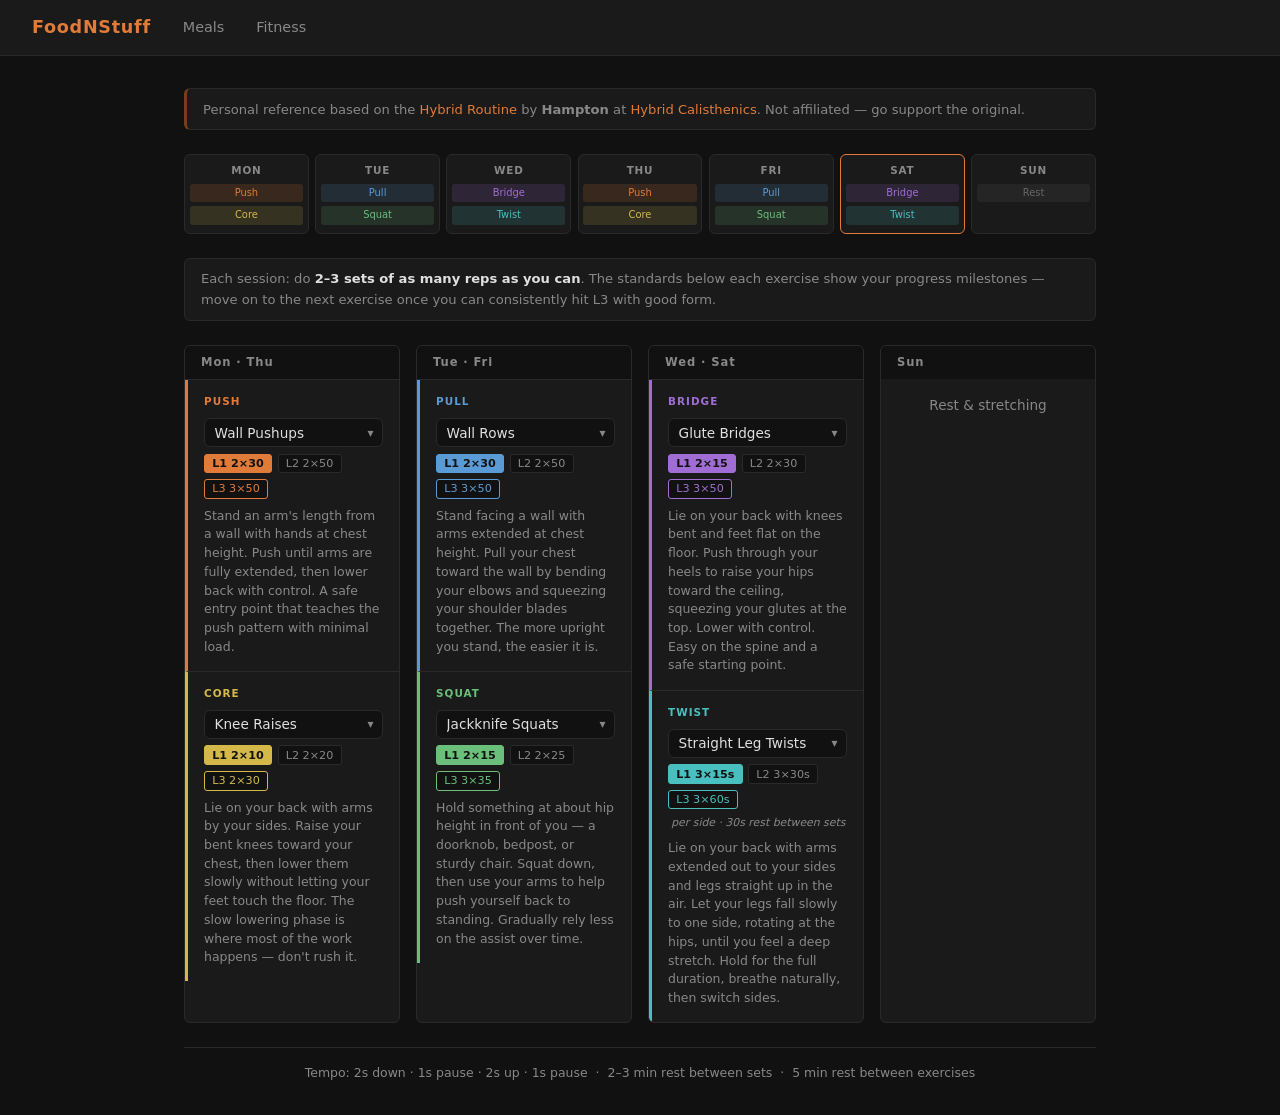
<file: web/fitness.html>
<!DOCTYPE html>
<html lang="en">
<head>
  <meta charset="UTF-8">
  <meta name="viewport" content="width=device-width, initial-scale=1.0">
  <title>Fitness – FoodNStuff</title>
  <link rel="icon" type="image/svg+xml" href="favicon.svg">
  <link rel="stylesheet" href="style.css">
</head>
<body>
  <header>
    <h1>FoodNStuff</h1>
    <a href="./">Meals</a>
    <a href="fitness.html">Fitness</a>
  </header>

  <main>
    <div class="attribution-note">
      Personal reference based on the <a href="https://www.hybridcalisthenics.com/routine" target="_blank" rel="noopener">Hybrid Routine</a>
      by <strong>Hampton</strong> at <a href="https://www.hybridcalisthenics.com" target="_blank" rel="noopener">Hybrid Calisthenics</a>.
      Not affiliated — go support the original.
    </div>

    <div class="week-strip">
      <div class="ws-day">
        <div class="ws-name">MON</div>
        <div class="ws-tag tag-push">Push</div>
        <div class="ws-tag tag-core">Core</div>
      </div>
      <div class="ws-day">
        <div class="ws-name">TUE</div>
        <div class="ws-tag tag-pull">Pull</div>
        <div class="ws-tag tag-squat">Squat</div>
      </div>
      <div class="ws-day">
        <div class="ws-name">WED</div>
        <div class="ws-tag tag-bridge">Bridge</div>
        <div class="ws-tag tag-twist">Twist</div>
      </div>
      <div class="ws-day">
        <div class="ws-name">THU</div>
        <div class="ws-tag tag-push">Push</div>
        <div class="ws-tag tag-core">Core</div>
      </div>
      <div class="ws-day">
        <div class="ws-name">FRI</div>
        <div class="ws-tag tag-pull">Pull</div>
        <div class="ws-tag tag-squat">Squat</div>
      </div>
      <div class="ws-day">
        <div class="ws-name">SAT</div>
        <div class="ws-tag tag-bridge">Bridge</div>
        <div class="ws-tag tag-twist">Twist</div>
      </div>
      <div class="ws-day">
        <div class="ws-name">SUN</div>
        <div class="ws-tag tag-rest">Rest</div>
      </div>
    </div>

    <p class="routine-protocol">
      Each session: do <strong>2–3 sets of as many reps as you can</strong>.
      The standards below each exercise show your progress milestones —
      move on to the next exercise once you can consistently hit L3 with good form.
    </p>

    <div class="schedule-grid" id="schedule"></div>

    <p class="routine-tempo">
      Tempo: 2s down · 1s pause · 2s up · 1s pause &nbsp;·&nbsp;
      2–3 min rest between sets &nbsp;·&nbsp; 5 min rest between exercises
    </p>
  </main>

  <script src="js/fitness.js"></script>
</body>
</html>
</file>
<file: web/style.css>
/* ── Reset & Base ─────────────────────────────────────────── */
*, *::before, *::after { box-sizing: border-box; margin: 0; padding: 0; }

:root {
  --bg:        #111111;
  --surface:   #1a1a1a;
  --border:    #2a2a2a;
  --text:      #e0e0e0;
  --muted:     #888888;
  --accent:    #e07b39;
  --accent-dim:#7a3d18;
  --danger:    #e05555;
  --radius:    6px;
  --font:      'Inter', system-ui, sans-serif;
}

html { font-size: 16px; }

body {
  background: var(--bg);
  color: var(--text);
  font-family: var(--font);
  line-height: 1.5;
  min-height: 100vh;
}

a { color: var(--accent); text-decoration: none; }
a:hover { text-decoration: underline; }

/* ── Layout ───────────────────────────────────────────────── */
header {
  background: var(--surface);
  border-bottom: 1px solid var(--border);
  padding: 0 2rem;
  display: flex;
  align-items: center;
  gap: 2rem;
  height: 56px;
}

header h1 {
  font-size: 1.1rem;
  font-weight: 600;
  letter-spacing: 0.04em;
  color: var(--accent);
}

header a {
  font-size: 0.9rem;
  color: var(--muted);
}
header a:hover { color: var(--text); text-decoration: none; }

main {
  max-width: 960px;
  margin: 0 auto;
  padding: 2rem 1.5rem;
}

/* ── Filter Bar ───────────────────────────────────────────── */
.filter-bar {
  display: flex;
  gap: 0.5rem;
  margin-bottom: 2rem;
  flex-wrap: wrap;
}

.filter-bar button {
  background: var(--surface);
  border: 1px solid var(--border);
  color: var(--muted);
  padding: 0.35rem 1rem;
  border-radius: 20px;
  font-size: 0.85rem;
  cursor: pointer;
  transition: all 0.15s;
}
.filter-bar button:hover { border-color: var(--accent); color: var(--text); }
.filter-bar button.active {
  background: var(--accent);
  border-color: var(--accent);
  color: #111;
  font-weight: 600;
}

/* ── Meal Grid ────────────────────────────────────────────── */
#meal-grid {
  display: grid;
  grid-template-columns: repeat(auto-fill, minmax(260px, 1fr));
  gap: 1rem;
}

.meal-card {
  background: var(--surface);
  border: 1px solid var(--border);
  border-radius: var(--radius);
  padding: 1.25rem;
  cursor: pointer;
  transition: border-color 0.15s, transform 0.1s;
  text-decoration: none;
  display: block;
  color: var(--text);
}
.meal-card:hover {
  border-color: var(--accent);
  transform: translateY(-1px);
  text-decoration: none;
}

.meal-card .category-tag {
  font-size: 0.7rem;
  text-transform: uppercase;
  letter-spacing: 0.08em;
  color: var(--muted);
  margin-bottom: 0.4rem;
}
.meal-card h2 { font-size: 1rem; font-weight: 600; margin-bottom: 0.3rem; }
.meal-card .description { font-size: 0.82rem; color: var(--muted); margin-bottom: 0.8rem; line-height: 1.4; }
.meal-card .kcal {
  font-size: 1.25rem;
  font-weight: 700;
  color: var(--accent);
}
.meal-card .kcal span { font-size: 0.8rem; font-weight: 400; color: var(--muted); }

/* ── Loading / Error ──────────────────────────────────────── */
.status-msg {
  color: var(--muted);
  font-size: 0.9rem;
  padding: 2rem 0;
}
.status-msg.error { color: var(--danger); }

/* ── Meal Detail Page ─────────────────────────────────────── */
.back-link {
  display: inline-flex;
  align-items: center;
  gap: 0.4rem;
  color: var(--muted);
  font-size: 0.85rem;
  margin-bottom: 1.5rem;
}
.back-link:hover { color: var(--text); text-decoration: none; }

.meal-header { margin-bottom: 2rem; }
.meal-header .category-tag {
  font-size: 0.72rem;
  text-transform: uppercase;
  letter-spacing: 0.08em;
  color: var(--muted);
  margin-bottom: 0.4rem;
}
.meal-header h1 { font-size: 1.8rem; font-weight: 700; margin-bottom: 0.5rem; }
.meal-header .description { color: var(--muted); max-width: 600px; }

/* ── Sections ─────────────────────────────────────────────── */
.section { margin-bottom: 2.5rem; }
.section h2 {
  font-size: 0.75rem;
  text-transform: uppercase;
  letter-spacing: 0.1em;
  color: var(--muted);
  margin-bottom: 1rem;
  padding-bottom: 0.5rem;
  border-bottom: 1px solid var(--border);
}

.section-header {
  display: flex;
  align-items: center;
  justify-content: space-between;
  margin-bottom: 1rem;
  padding-bottom: 0.5rem;
  border-bottom: 1px solid var(--border);
}
.section-header h2 {
  margin-bottom: 0;
  padding-bottom: 0;
  border-bottom: none;
}

.copy-btn {
  background: var(--surface);
  border: 1px solid var(--border);
  color: var(--muted);
  padding: 0.25rem 0.75rem;
  border-radius: var(--radius);
  font-size: 0.78rem;
  cursor: pointer;
  transition: all 0.12s;
  white-space: nowrap;
}
.copy-btn:hover { border-color: var(--accent); color: var(--text); }
.copy-btn.copied {
  border-color: var(--accent);
  color: var(--accent);
}

/* ── Ingredient Table ─────────────────────────────────────── */
table {
  width: 100%;
  border-collapse: collapse;
  font-size: 0.9rem;
}
th {
  text-align: left;
  padding: 0.5rem 0.75rem;
  font-size: 0.75rem;
  text-transform: uppercase;
  letter-spacing: 0.06em;
  color: var(--muted);
  border-bottom: 1px solid var(--border);
}
td {
  padding: 0.6rem 0.75rem;
  border-bottom: 1px solid var(--border);
}
tr:last-child td { border-bottom: none; }
.td-right { text-align: right; font-variant-numeric: tabular-nums; }
.td-muted  { color: var(--muted); }
.td-accent { color: var(--accent); }

tfoot td {
  font-weight: 700;
  border-top: 1px solid var(--accent-dim);
  padding-top: 0.75rem;
}
tfoot .kcal-total { color: var(--accent); font-size: 1.1rem; }

.prep-summary {
  margin-top: 0.6rem;
  font-size: 0.82rem;
  color: var(--muted);
  text-align: right;
}

/* ── Scaler Block ─────────────────────────────────────────── */
.scaler-block {
  background: var(--surface);
  border: 1px solid var(--border);
  border-radius: var(--radius);
  padding: 1.25rem;
  display: flex;
  flex-direction: column;
  gap: 1rem;
}

.scaler-row {
  display: flex;
  align-items: center;
  gap: 1rem;
  flex-wrap: wrap;
}

.scaler-label {
  font-size: 0.82rem;
  color: var(--muted);
  min-width: 140px;
}

.scaler-controls {
  display: flex;
  align-items: center;
  gap: 0.4rem;
  flex-wrap: wrap;
}

.scaler-unit {
  font-size: 0.82rem;
  color: var(--muted);
  margin-left: 0.2rem;
}

/* ── Preset Buttons ───────────────────────────────────────── */
.preset-btn {
  background: var(--bg);
  border: 1px solid var(--border);
  color: var(--muted);
  padding: 0.3rem 0.7rem;
  border-radius: var(--radius);
  font-size: 0.85rem;
  cursor: pointer;
  transition: all 0.12s;
}
.preset-btn:hover { border-color: var(--accent); color: var(--text); }
.preset-btn.active {
  background: var(--accent);
  border-color: var(--accent);
  color: #111;
  font-weight: 600;
}

.preset-input {
  background: var(--bg);
  border: 1px solid var(--border);
  color: var(--text);
  padding: 0.3rem 0.6rem;
  border-radius: var(--radius);
  font-size: 0.85rem;
  width: 72px;
}
.preset-input:focus {
  outline: none;
  border-color: var(--accent);
}

/* ── Steps ────────────────────────────────────────────────── */
ol.steps {
  padding-left: 1.2rem;
  display: flex;
  flex-direction: column;
  gap: 0.6rem;
}
ol.steps li { font-size: 0.9rem; line-height: 1.6; }

/* ── Notes ────────────────────────────────────────────────── */
.notes-box {
  background: var(--surface);
  border-left: 3px solid var(--accent-dim);
  padding: 0.75rem 1rem;
  border-radius: 0 var(--radius) var(--radius) 0;
  font-size: 0.875rem;
  color: var(--muted);
  line-height: 1.6;
}

/* ── Responsive ───────────────────────────────────────────── */
@media (max-width: 600px) {
  header { padding: 0 1rem; }
  main { padding: 1.5rem 1rem; }
  .meal-header h1 { font-size: 1.4rem; }
}

/* ── Fitness Page ─────────────────────────────────────────── */
.attribution-note {
  background: var(--surface);
  border: 1px solid var(--border);
  border-left: 3px solid var(--accent-dim);
  border-radius: var(--radius);
  padding: 0.6rem 1rem;
  font-size: 0.82rem;
  color: var(--muted);
  line-height: 1.6;
  margin-bottom: 1.5rem;
}

/* Week strip */
.week-strip {
  display: grid;
  grid-template-columns: repeat(7, 1fr);
  gap: 0.4rem;
  margin-bottom: 1.5rem;
}

.ws-day {
  background: var(--surface);
  border: 1px solid var(--border);
  border-radius: var(--radius);
  padding: 0.5rem 0.3rem;
  display: flex;
  flex-direction: column;
  align-items: center;
  gap: 0.25rem;
  transition: border-color 0.15s;
}

.ws-day.ws-today { border-color: var(--accent); }

.ws-name {
  font-size: 0.65rem;
  font-weight: 700;
  letter-spacing: 0.08em;
  color: var(--muted);
  margin-bottom: 0.1rem;
}

.ws-tag {
  font-size: 0.62rem;
  padding: 0.1rem 0.3rem;
  border-radius: 3px;
  font-weight: 500;
  width: 100%;
  text-align: center;
}

/* Movement colour variables */
.tag-push   { --mc: #e07b39; }
.tag-pull   { --mc: #5b9bd5; }
.tag-squat  { --mc: #6abf7b; }
.tag-core   { --mc: #d4b94a; }
.tag-bridge { --mc: #a06dd4; }
.tag-twist  { --mc: #4abfbf; }
.tag-rest   { --mc: #666666; }

.ws-tag.tag-push   { background: rgba(224,123, 57,0.15); color: #e07b39; }
.ws-tag.tag-pull   { background: rgba( 91,155,213,0.15); color: #5b9bd5; }
.ws-tag.tag-squat  { background: rgba(106,191,123,0.15); color: #6abf7b; }
.ws-tag.tag-core   { background: rgba(212,185, 74,0.15); color: #d4b94a; }
.ws-tag.tag-bridge { background: rgba(160,109,212,0.15); color: #a06dd4; }
.ws-tag.tag-twist  { background: rgba( 74,191,191,0.15); color: #4abfbf; }
.ws-tag.tag-rest   { background: rgba(102,102,102,0.15); color: #666; }

/* Schedule grid */
.schedule-grid {
  display: grid;
  grid-template-columns: repeat(4, 1fr);
  gap: 1rem;
  margin-bottom: 1.5rem;
}

.day-col {
  background: var(--surface);
  border: 1px solid var(--border);
  border-radius: var(--radius);
  overflow: hidden;
}

.day-col-header {
  background: var(--bg);
  border-bottom: 1px solid var(--border);
  padding: 0.5rem 1rem;
  font-size: 0.72rem;
  font-weight: 700;
  letter-spacing: 0.08em;
  color: var(--muted);
}

.ex-block {
  padding: 0.9rem 1rem;
  border-left: 3px solid var(--mc, var(--accent));
}

.ex-block + .ex-block {
  border-top: 1px solid var(--border);
}

.ex-block-label {
  font-size: 0.65rem;
  font-weight: 700;
  letter-spacing: 0.1em;
  color: var(--mc, var(--accent));
  margin-bottom: 0.5rem;
}

/* Select dropdown */
.ex-select-wrapper {
  position: relative;
  margin-bottom: 0.4rem;
}

.ex-select-wrapper::after {
  content: '▾';
  position: absolute;
  right: 0.6rem;
  top: 50%;
  transform: translateY(-50%);
  color: var(--muted);
  pointer-events: none;
  font-size: 0.75rem;
}

.ex-select {
  appearance: none;
  -webkit-appearance: none;
  background: var(--bg);
  border: 1px solid var(--border);
  color: var(--text);
  padding: 0.35rem 1.8rem 0.35rem 0.6rem;
  border-radius: var(--radius);
  font-size: 0.85rem;
  font-family: var(--font);
  width: 100%;
  cursor: pointer;
  transition: border-color 0.12s;
}

.ex-select:hover  { border-color: var(--mc, var(--accent)); }
.ex-select:focus  { outline: none; border-color: var(--mc, var(--accent)); }

.ex-desc {
  font-size: 0.78rem;
  color: var(--muted);
  line-height: 1.5;
}

/* Rest column */
.day-col--rest .day-col-header { border-bottom: none; }

.rest-block {
  padding: 1rem;
  font-size: 0.85rem;
  color: var(--muted);
  text-align: center;
}

/* Standards badges */
.ex-standards {
  display: flex;
  align-items: center;
  gap: 0.35rem;
  margin-bottom: 0.5rem;
  flex-wrap: wrap;
}

.std-badge {
  font-size: 0.7rem;
  padding: 0.15rem 0.45rem;
  border-radius: 3px;
  background: var(--bg);
  border: 1px solid var(--border);
  color: var(--muted);
  font-weight: 500;
  white-space: nowrap;
  font-family: var(--font);
  cursor: pointer;
  transition: all 0.12s;
}

.std-badge:hover {
  border-color: var(--text);
  color: var(--text);
}

/* L3 — always shows as the advance goal (colored outline) */
.std-badge--goal:not(.std-badge--current) {
  border-color: var(--mc, var(--accent));
  color: var(--mc, var(--accent));
}

/* Currently selected level — filled with movement color */
.std-badge--current {
  background: var(--mc, var(--accent));
  border-color: var(--mc, var(--accent));
  color: #111;
  font-weight: 700;
}

.std-note {
  font-size: 0.68rem;
  color: var(--muted);
  font-style: italic;
  margin-left: 0.2rem;
}

/* Protocol note */
.routine-protocol {
  font-size: 0.82rem;
  color: var(--muted);
  background: var(--surface);
  border: 1px solid var(--border);
  border-radius: var(--radius);
  padding: 0.6rem 1rem;
  margin-bottom: 1.5rem;
  line-height: 1.6;
}

.routine-protocol strong { color: var(--text); }

/* Tempo info */
.routine-tempo {
  font-size: 0.78rem;
  color: var(--muted);
  text-align: center;
  border-top: 1px solid var(--border);
  padding-top: 1rem;
}

@media (max-width: 800px) {
  .schedule-grid { grid-template-columns: repeat(2, 1fr); }
}

@media (max-width: 500px) {
  .schedule-grid { grid-template-columns: 1fr; }
  .week-strip { gap: 0.2rem; }
  .ws-tag  { font-size: 0.55rem; padding: 0.1rem 0.2rem; }
  .ws-name { font-size: 0.6rem; }
}
</file>
